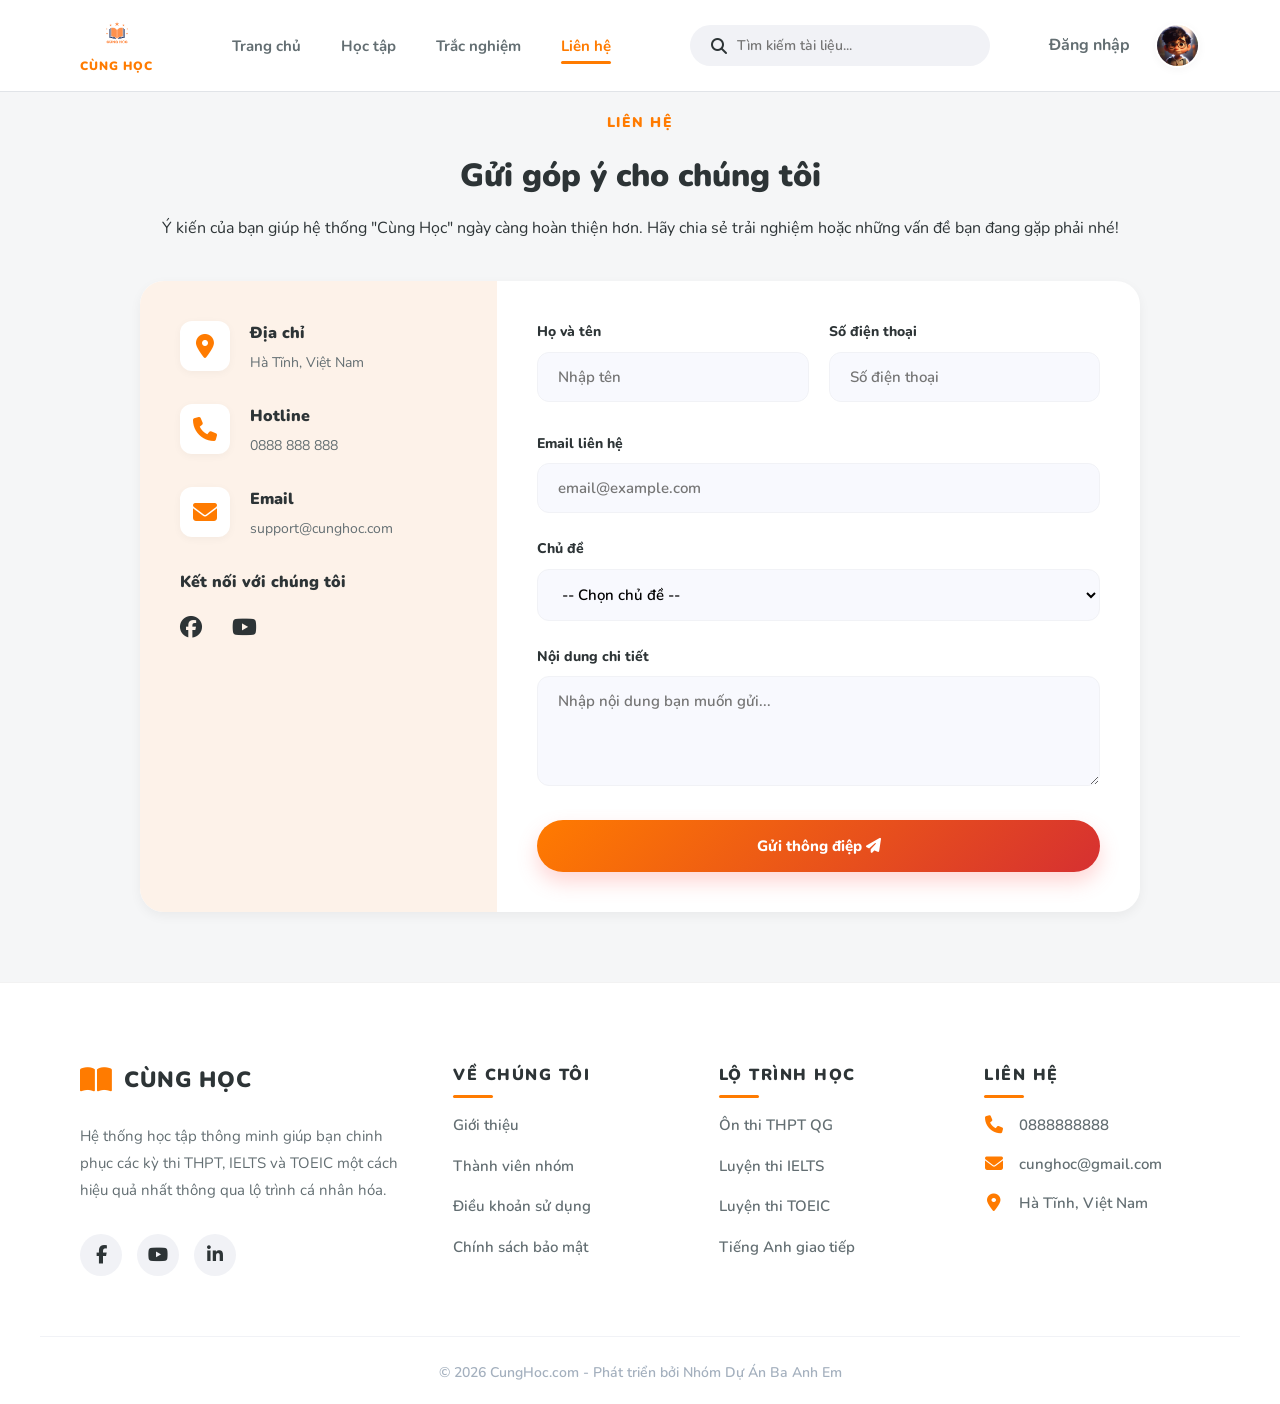
<file: contact.html>
<!DOCTYPE html>
<html lang="vi">
<head>
    <meta charset="UTF-8">
    <meta name="viewport" content="width=device-width, initial-scale=1.0">
    <title>Cùng Học - Liên Hệ & Góp Ý</title>
    <link rel="stylesheet" href="style.css">
    <link rel="stylesheet" href="https://cdnjs.cloudflare.com/ajax/libs/font-awesome/6.4.0/css/all.min.css">
</head>
<body>
    <header class="header">
        <div class="header-container">
            <div class="logo">
                <a href="index.html" class="logo-link">
                    <img src="logo.png" alt="Logo" class="logo-img">
                    <span>CÙNG HỌC</span>
                </a>
            </div>
            <nav class="nav-menu">
                <a href="index.html" data-title="Trang chủ">Trang chủ</a>
                <a href="study.html" data-title="Học tập">Học tập</a>
                <a href="quiz.html" data-title="Trắc nghiệm">Trắc nghiệm</a>
                <a href="contact.html" data-title="Liên hệ" class="active">Liên hệ</a>
            </nav>
            <div class="search-bar">
                <i class="fa-solid fa-magnifying-glass"></i>
                <input type="text" placeholder="Tìm kiếm tài liệu...">
            </div>
            <div class="header-actions">
                <a href="login.html" class="login-btn">Đăng nhập</a>
                <a href="profile.html" class="user-avatar-link">
                    <div class="user-avatar">
                    <img src="hailuu.jpg" alt="AVATAR">
                </div>
                </a>
            </div>
        </div>
    </header>

    <main class="container">
        <section class="contact-section fade-element visible">
            <div class="contact-header">
                <span class="sub-label">LIÊN HỆ</span>
                <h2>Gửi góp ý cho chúng tôi</h2>
                <p>Ý kiến của bạn giúp hệ thống "Cùng Học" ngày càng hoàn thiện hơn. Hãy chia sẻ trải nghiệm hoặc những vấn đề bạn đang gặp phải nhé!</p>
            </div>

            <div class="contact-container">
                <div class="contact-grid-wrapper">
         
                    <div class="contact-info-sidebar">
                        <div class="info-card">
                            <i class="fa-solid fa-location-dot"></i>
                            <div>
                                <h4>Địa chỉ</h4>
                                <p>Hà Tĩnh, Việt Nam</p>
                            </div>
                        </div>
                        <div class="info-card">
                            <i class="fa-solid fa-phone"></i>
                            <div>
                                <h4>Hotline</h4>
                                <p>0888 888 888</p>
                            </div>
                        </div>
                        <div class="info-card">
                            <i class="fa-solid fa-envelope"></i>
                            <div>
                                <h4>Email</h4>
                                <p>support@cunghoc.com</p>
                            </div>
                        </div>
                        <div class="info-socials">
                            <h4>Kết nối với chúng tôi</h4>
                            <div class="social-icons">
                                <a href="#"><i class="fa-brands fa-facebook"></i></a>
                                <a href="#"><i class="fa-brands fa-zalo"></i></a>
                                <a href="#"><i class="fa-brands fa-youtube"></i></a>
                            </div>
                        </div>
                    </div>

            
                    <form id="contactForm" class="contact-form">
                        <div class="form-row">
                            <div class="form-group">
                                <label for="fullName">Họ và tên</label>
                                <input type="text" id="fullName" placeholder="Nhập tên">
                                <span class="error-msg" id="nameError"></span>
                            </div>
                            <div class="form-group">
                                <label for="phone">Số điện thoại</label>
                                <input type="text" id="phone" placeholder="Số điện thoại">
                                <span class="error-msg" id="phoneError"></span>
                            </div>
                        </div>

                        <div class="form-group">
                            <label for="email">Email liên hệ</label>
                            <input type="email" id="email" placeholder="email@example.com">
                            <span class="error-msg" id="emailError"></span>
                        </div>

                        <div class="form-group">
                            <label for="subject">Chủ đề</label>
                            <select id="subject">
                                <option value="">-- Chọn chủ đề --</option>
                                <option value="gop-y">Góp ý tính năng</option>
                                <option value="bao-loi">Báo lỗi kỹ thuật</option>
                                <option value="hop-tac">Hợp tác</option>
                                <option value="khac">Khác</option>
                            </select>
                            <span class="error-msg" id="subjectError"></span>
                        </div>

                        <div class="form-group">
                            <label for="message">Nội dung chi tiết</label>
                            <textarea id="message" rows="4" placeholder="Nhập nội dung bạn muốn gửi..."></textarea>
                            <span class="error-msg" id="messageError"></span>
                        </div>

                        <button type="submit" class="register-btn" style="width: 100%;">Gửi thông điệp <i class="fa-solid fa-paper-plane"></i></button>
                    </form>
                </div>
            </div>
        </section>
    </main>

    <footer class="footer">
        <div class="footer-container">
            <div class="footer-column brand-info">
                <div class="footer-logo">
                    <i class="fa-solid fa-book-open"></i>
                    <span>CÙNG HỌC</span>
                </div>
                <p>Hệ thống học tập thông minh giúp bạn chinh phục các kỳ thi THPT, IELTS và TOEIC một cách hiệu quả nhất thông qua lộ trình cá nhân hóa.</p>
                <div class="social-links">
                    <a href="https://www.facebook.com/12th01.nhl" target="_blank"><i class="fa-brands fa-facebook-f"></i></a>
                    <a href="https://www.youtube.com/@KhoaiLangThang" target="_blank"><i class="fa-brands fa-youtube"></i></a>
                    <a href="#"><i class="fa-brands fa-linkedin-in"></i></a>
                </div>
            </div>

            <div class="footer-column">
                <h4>VỀ CHÚNG TÔI</h4>
                <ul>
                    <li><a href="#">Giới thiệu</a></li>
                    <li><a href="#">Thành viên nhóm</a></li>
                    <li><a href="#">Điều khoản sử dụng</a></li>
                    <li><a href="#">Chính sách bảo mật</a></li>
                </ul>
            </div>

            <div class="footer-column">
                <h4>LỘ TRÌNH HỌC</h4>
                <ul>
                    <li><a href="study.html?target=exam-thpt">Ôn thi THPT QG</a></li>
                    <li><a href="study.html?target=ielts-vocab">Luyện thi IELTS</a></li>
                    <li><a href="study.html?target=toeic-vocab">Luyện thi TOEIC</a></li>
                    <li><a href="study.html?target=ipa-pronunciation">Tiếng Anh giao tiếp</a></li>
                </ul>
            </div>

            <div class="footer-column">
                <h4>LIÊN HỆ</h4>
                <ul class="contact-info">
                    <li><i class="fa-solid fa-phone"></i> 0888888888</li>
                    <li><i class="fa-solid fa-envelope"></i> cunghoc@gmail.com</li>
                    <li><i class="fa-solid fa-location-dot"></i> Hà Tĩnh, Việt Nam</li>
                </ul>
            </div>
        </div>
        <div class="footer-bottom">
            <p>&copy; 2026 CungHoc.com - Phát triển bởi Nhóm Dự Án Ba Anh Em</p>
        </div>
    </footer>

    <script src="contact.js"></script>
</body>
</html>
</file>
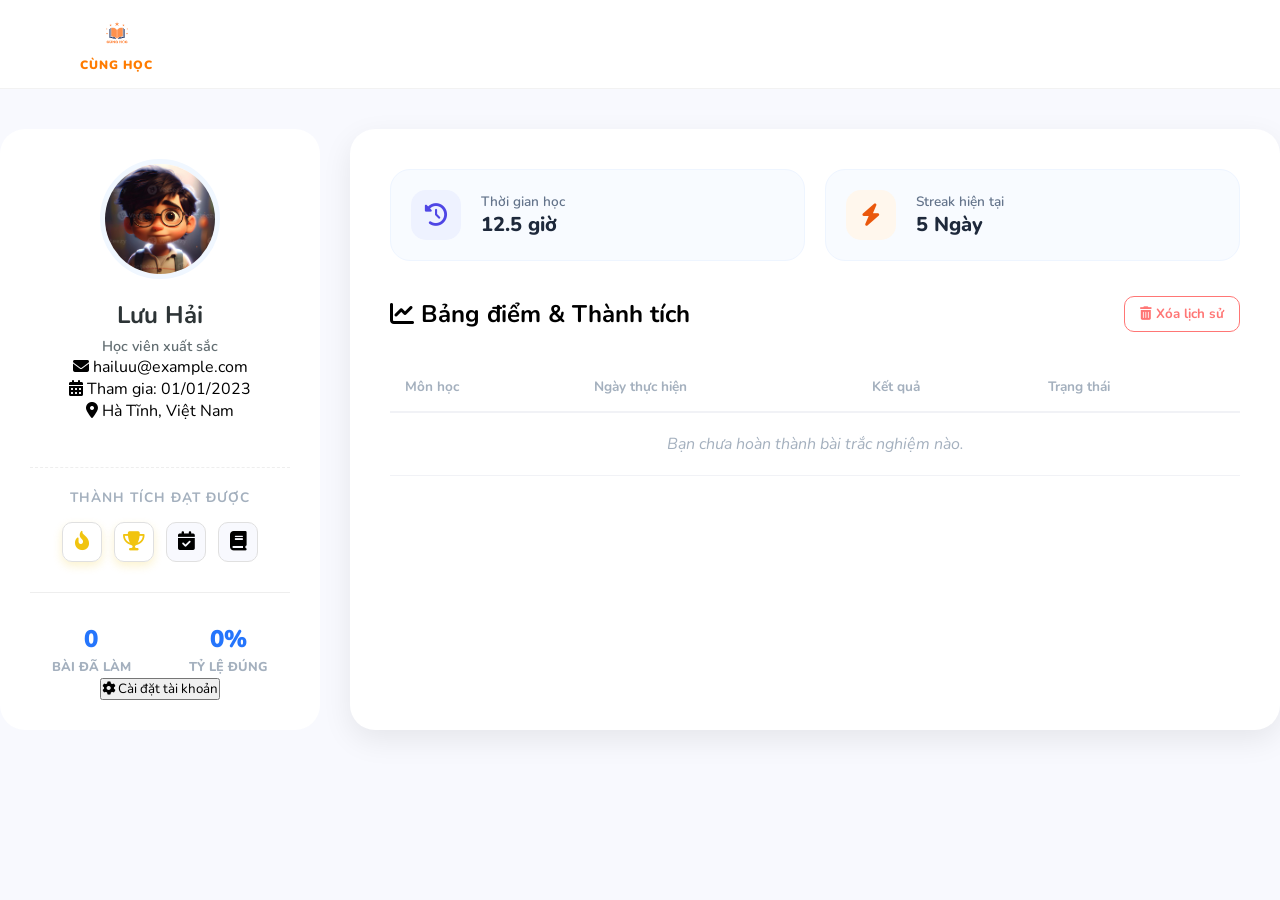
<file: profile.html>
<!DOCTYPE html>
<html lang="vi">
<head>
    <meta charset="UTF-8">
    <meta name="viewport" content="width=device-width, initial-scale=1.0">
    <title>Cùng Học - Hồ Sơ Cá Nhân</title>
    <link href="https://fonts.googleapis.com/css2?family=Nunito:wght@400;600;700;800;900&display=swap" rel="stylesheet">
    <link rel="stylesheet" href="https://cdnjs.cloudflare.com/ajax/libs/font-awesome/6.4.0/css/all.min.css">
    <link rel="stylesheet" href="style-quiz.css">
    <link rel="stylesheet" href="style-profile.css">
</head>
<body>
    <header class="header">
        <div class="header-container">
            <div class="logo">
                <a href="index.html" class="logo-link">
                    <img src="logo.png" alt="Logo" class="logo-img">
                    <span>CÙNG HỌC</span>
                </a>
            </div>
        </div>
    </header>

    <main class="container profile-app">
        <aside class="sidebar-user">
            <div class="user-info-card">
                <div class="profile-avatar">
                    <img src="hailuu.jpg" alt="User">
                </div>
                <h3>Lưu Hải</h3>
                <p>Học viên xuất sắc</p>
                
                <div class="user-details">
                    <div class="detail-item">
                        <i class="fa-solid fa-envelope"></i>
                        <span>hailuu@example.com</span>
                    </div>
                    <div class="detail-item">
                        <i class="fa-solid fa-calendar-days"></i>
                        <span>Tham gia: 01/01/2023</span>
                    </div>
                    <div class="detail-item">
                        <i class="fa-solid fa-location-dot"></i>
                        <span>Hà Tĩnh, Việt Nam</span>
                    </div>
                </div>
                
                <div class="achievement-badges">
                    <h4>Thành tích đạt được</h4>
                    <div class="badges-grid">
                        <div class="badge-item active" title="Hoàn thành 5 bài quiz"><i class="fa-solid fa-fire-alt"></i></div>
                        <div class="badge-item active" title="Đạt điểm tuyệt đối"><i class="fa-solid fa-trophy"></i></div>
                        <div class="badge-item" title="Học tập 7 ngày liên tiếp"><i class="fa-solid fa-calendar-check"></i></div>
                        <div class="badge-item" title="Chuyên gia từ vựng"><i class="fa-solid fa-book"></i></div>
                    </div>
                </div>
            </div>
            <div class="stats-mini">
                <div class="stat-box">
                    <span class="val" id="total-quizzes">0</span>
                    <span class="lbl">Bài đã làm</span>
                </div>
                <div class="stat-box">
                    <span class="val" id="avg-score">0%</span>
                    <span class="lbl">Tỷ lệ đúng</span>
                </div>
            </div>
            <button class="btn-settings"><i class="fa-solid fa-gear"></i> Cài đặt tài khoản</button>
        </aside>

        <section class="profile-main">
            <div class="overview-cards">
                <div class="overview-card">
                    <div class="card-icon blue"><i class="fa-solid fa-clock-rotate-left"></i></div>
                    <div class="card-info">
                        <span class="label">Thời gian học</span>
                        <span class="value">12.5 giờ</span>
                    </div>
                </div>
                <div class="overview-card">
                    <div class="card-icon orange"><i class="fa-solid fa-bolt"></i></div>
                    <div class="card-info">
                        <span class="label">Streak hiện tại</span>
                        <span class="value">5 Ngày</span>
                    </div>
                </div>
            </div>

            <div class="content-header">
                <h2><i class="fa-solid fa-chart-line"></i> Bảng điểm & Thành tích</h2>
                <button id="clear-history" class="btn-clear"><i class="fa-solid fa-trash-can"></i> Xóa lịch sử</button>
            </div>
            
            <div class="history-table-container">
                <table class="history-table">
                    <thead>
                        <tr>
                            <th>Môn học</th>
                            <th>Ngày thực hiện</th>
                            <th>Kết quả</th>
                            <th>Trạng thái</th>
                        </tr>
                    </thead>
                    <tbody id="history-body">
              
                    </tbody>
                </table>
            </div>
        </section>
    </main>
    <script src="profile.js"></script>
</body>
</html>
</file>
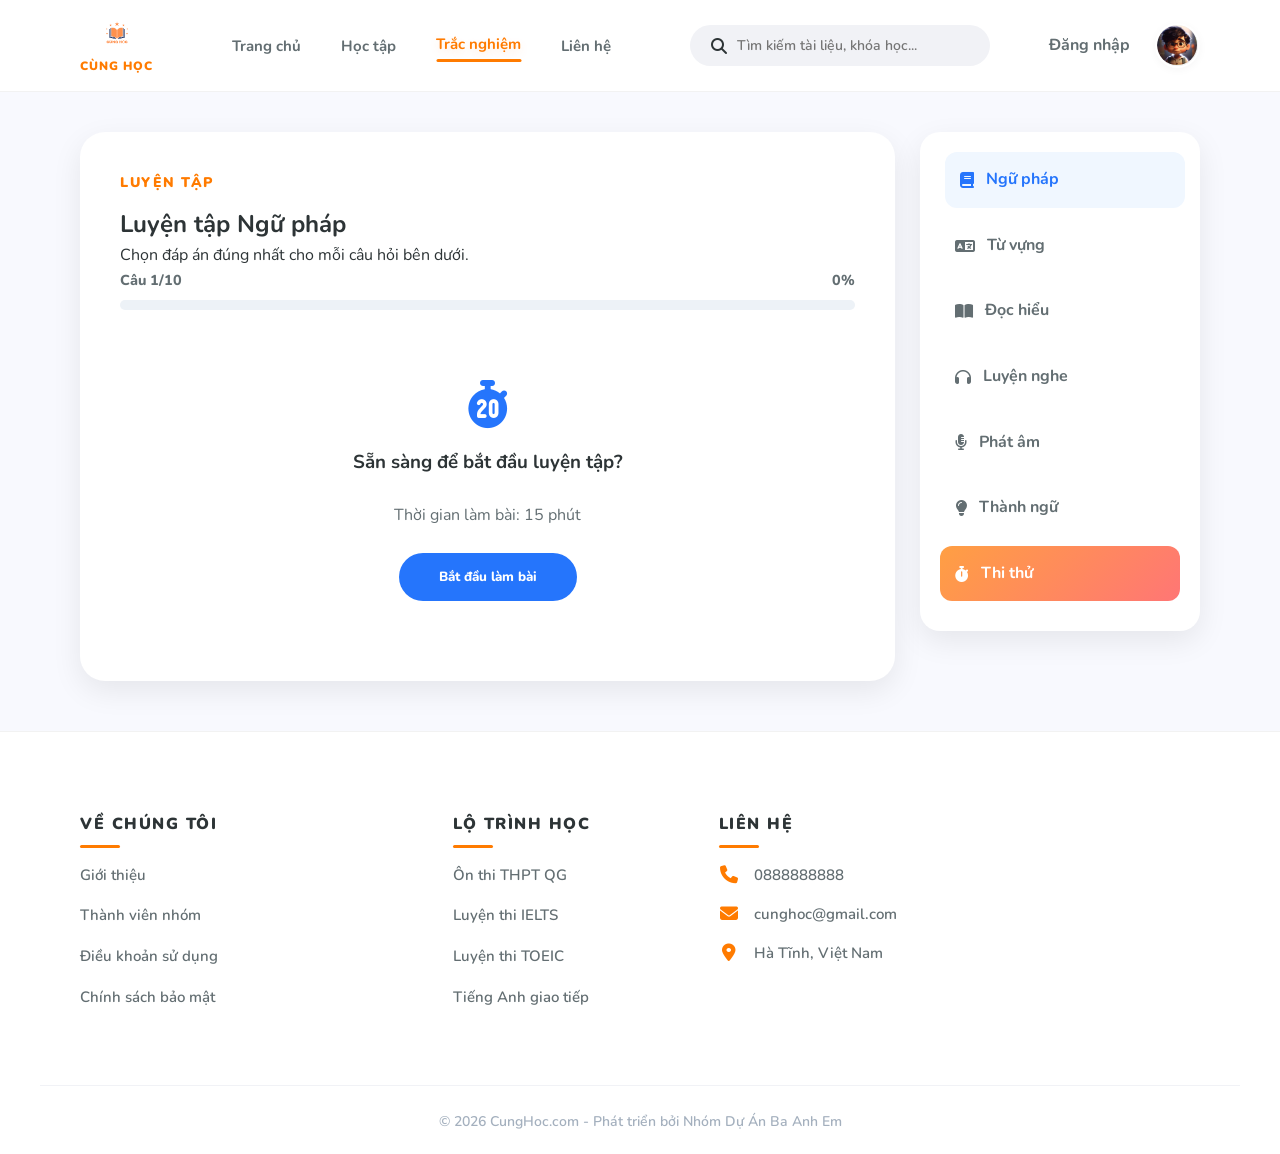
<file: quiz.html>
<!DOCTYPE html>
<html lang="vi">
<head>
    <meta charset="UTF-8">
    <meta name="viewport" content="width=device-width, initial-scale=1.0">
    <title>Cùng Học - Trắc Nghiệm</title>
    <link href="https://fonts.googleapis.com/css2?family=Nunito:wght@400;600;700;800;900&display=swap" rel="stylesheet">
    <link rel="stylesheet" href="https://cdnjs.cloudflare.com/ajax/libs/font-awesome/6.4.0/css/all.min.css">
    
    <link rel="stylesheet" href="style.css">
    <link rel="stylesheet" href="style-quiz.css">
</head>
<body>
    
    <header class="header">
        <div class="header-container">
            <div class="logo">
                <a href="index.html" class="logo-link">
                    <img src="logo.png" alt="Logo" class="logo-img">
                    <span>CÙNG HỌC</span>
                </a>
            </div>
            <nav class="nav-menu">
                <a href="index.html" data-title="Trang chủ">Trang chủ</a>
                <a href="study.html" data-title="Học tập">Học tập</a>
                <a href="quiz.html" class="active" data-title="Trắc nghiệm">Trắc nghiệm</a>
                <a href="contact.html" data-title="Liên hệ">Liên hệ</a>
            </nav>
            <div class="search-bar">
                <i class="fa-solid fa-magnifying-glass"></i>
                <input type="text" placeholder="Tìm kiếm tài liệu, khóa học...">
            </div>
            <div class="header-actions">
                <div class="placeholder-icon-book">
                    <a href="login.html" data-title="Đăng nhập" class="login-btn">Đăng nhập</a>
                </div>
                <div class="user-avatar">
                    <a href="profile.html">
                        <img src="hailuu.jpg" alt="AVATAR">
                    </a>
                </div> 
            </div>
        </div>
    </header>

    <div class="quiz-app">
        <main class="main-content">
            <div class="container-quiz">
                <div class="quiz-header fade-element visible">
                    <div class="header-main-info">
                        <span class="sub-label">LUYỆN TẬP</span>
                        <h2 id="current-title">Luyện tập Ngữ pháp</h2>
                    </div>
                </div>
                <p id="quiz-desc" class="quiz-desc">Chọn đáp án đúng nhất cho mỗi câu hỏi bên dưới.</p>

                <div class="quiz-progress-container">
                    <div class="progress-info">
                        <span id="progress-text">Câu 1/10</span>
                        <span id="progress-percent">0%</span>
                    </div>
                    <div class="progress-bar">
                        <div id="progress-fill" class="progress-fill" style="width: 0%"></div>
                    </div>
                </div>
 
                <div class="quiz-timer" id="quiz-timer" style="display: none;">
                    <i class="fa-solid fa-clock"></i>
                    <span id="timer-display">15:00</span>
                </div>

                <div id="result-summary" class="result-summary" style="display: none;">
                    <div class="result-icon">
                        <i class="fa-solid fa-trophy"></i>
                    </div>
                    <div class="result-info">
                        <h3>Chúc mừng bạn!</h3>
                        <p>Bạn đã hoàn thành bài kiểm tra.</p>
                        <div id="score-text" class="final-score">0/0</div>
                    </div>
                    <div class="result-actions">
                        <button id="btn-review" class="btn-nav secondary"><i class="fa-solid fa-magnifying-glass"></i> Xem lại bài làm</button>
                        <button onclick="location.reload()" class="btn-restart">Làm lại bài mới</button>
                    </div>
                </div>

                <div id="question-area"></div>

                <div class="quiz-controls" id="quiz-controls">
                    <button id="btn-prev" class="btn-nav secondary"><i class="fa-solid fa-chevron-left"></i> Câu trước</button>
                    <button id="btn-reveal" class="btn-nav warning"><i class="fa-solid fa-eye"></i> Hiện đáp án</button>
                    <button id="btn-next" class="btn-nav primary">Câu tiếp theo <i class="fa-solid fa-chevron-right"></i></button>
                </div>
            </div>
        </main>

        <aside class="sidebar">
            <div class="sidebar-menu">
                <div class="menu-item active" data-module="grammar" data-desc="Củng cố kiến thức ngữ pháp từ cơ bản đến nâng cao."><i class="fa-solid fa-book"></i> Ngữ pháp</div>
                <div class="menu-item" data-module="vocabulary" data-desc="Mở rộng vốn từ vựng theo các chủ đề thông dụng."><i class="fa-solid fa-language"></i> Từ vựng</div>
                <div class="menu-item" data-module="reading" data-desc="Rèn luyện kỹ năng đọc hiểu và phân tích văn bản."><i class="fa-solid fa-book-open"></i> Đọc hiểu</div>
                <div class="menu-item" data-module="listening" data-desc="Luyện nghe với các đoạn hội thoại thực tế."><i class="fa-solid fa-headphones"></i> Luyện nghe</div>
                <div class="menu-item" data-module="pronunciation" data-desc="Nhận diện trọng âm và cách phát âm chuẩn IPA."><i class="fa-solid fa-microphone-lines"></i> Phát âm</div>
                <div class="menu-item" data-module="idioms" data-desc="Học các thành ngữ và cụm từ hay dùng."><i class="fa-solid fa-lightbulb"></i> Thành ngữ</div>
                <div class="menu-item highlight" data-module="full-test" data-desc="Bài kiểm tra tổng hợp 50 câu hỏi như đề thi thật."><i class="fa-solid fa-stopwatch"></i> Thi thử</div>
            </div>
        </aside>
    </div>

    <footer class="footer">
        <div class="footer-container">
            <div class="footer-column">
                <h4>VỀ CHÚNG TÔI</h4>
                <ul>
                    <li><a href="#">Giới thiệu</a></li>
                    <li><a href="#">Thành viên nhóm</a></li>
                    <li><a href="#">Điều khoản sử dụng</a></li>
                    <li><a href="#">Chính sách bảo mật</a></li>
                </ul>
            </div>

            <div class="footer-column">
                <h4>LỘ TRÌNH HỌC</h4>
                <ul>
                    <li><a href="study.html?target=exam-thpt">Ôn thi THPT QG</a></li>
                    <li><a href="study.html?target=ielts-vocab">Luyện thi IELTS</a></li>
                    <li><a href="study.html?target=toeic-vocab">Luyện thi TOEIC</a></li>
                    <li><a href="study.html?target=ipa-pronunciation">Tiếng Anh giao tiếp</a></li>
                </ul>
            </div>

            <div class="footer-column">
                <h4>LIÊN HỆ</h4>
                <ul class="contact-info">
                    <li><i class="fa-solid fa-phone"></i> 0888888888</li>
                    <li><i class="fa-solid fa-envelope"></i> cunghoc@gmail.com</li>
                    <li><i class="fa-solid fa-location-dot"></i> Hà Tĩnh, Việt Nam</li>
                </ul>
            </div>
        </div>
        <div class="footer-bottom">
            <p>&copy; 2026 CungHoc.com - Phát triển bởi Nhóm Dự Án Ba Anh Em</p>
        </div>
    </footer>

    <script src="script.js"></script>
    <script src="quiz.js"></script>
</body>
</html>
</file>
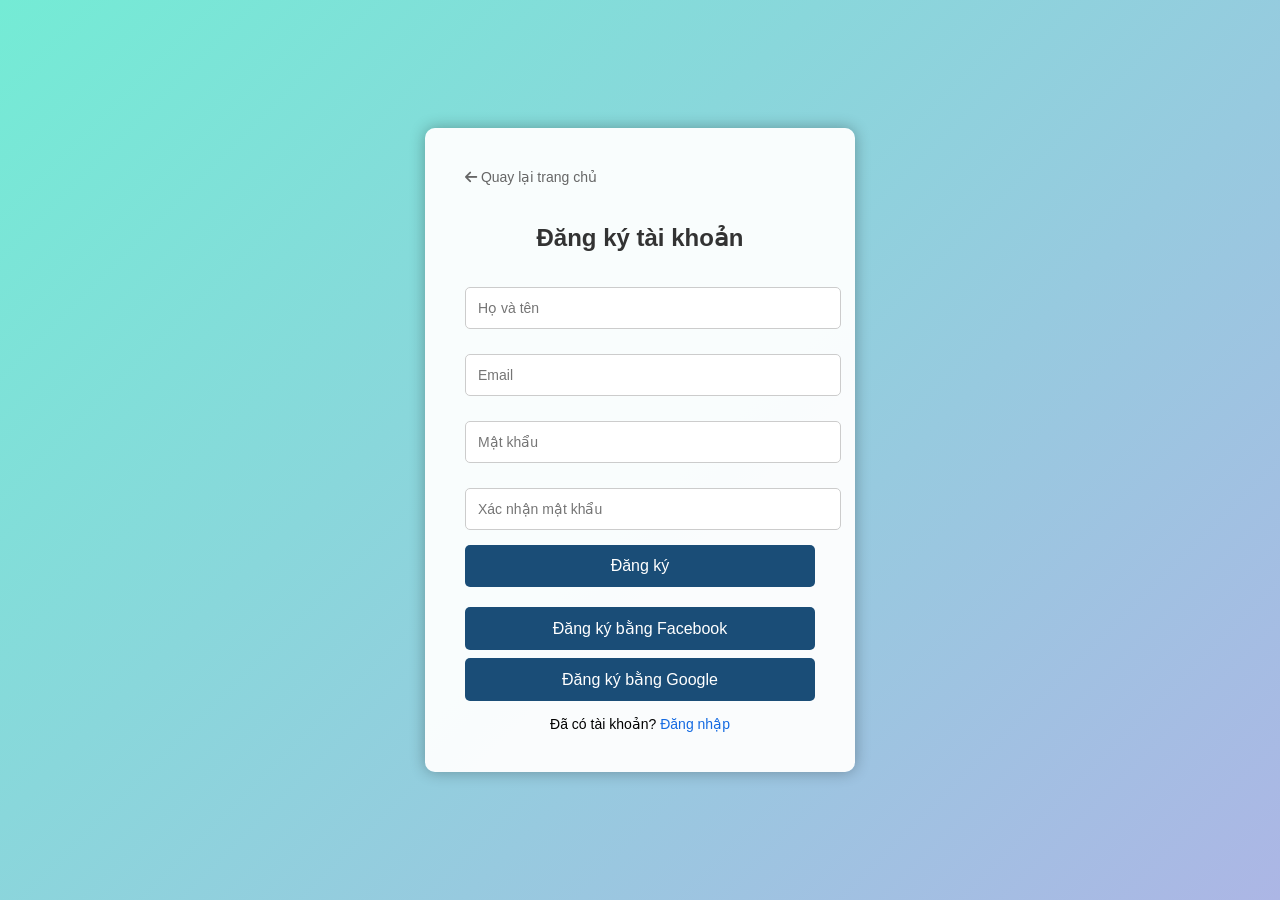
<file: sigin.html>
<!DOCTYPE html>
<html lang="vi">
<head>
  <meta charset="UTF-8">
  <title>Đăng ký tài khoản</title>
  <link rel="stylesheet" href="https://cdnjs.cloudflare.com/ajax/libs/font-awesome/6.4.0/css/all.min.css">
  <style>
    /* body {
      font-family: Arial, sans-serif;
      background: url("images/bg.jpg") no-repeat center center fixed;
      background-size: cover;
      display: flex;
      justify-content: center;
      align-items: center;
      height: 100vh;
      margin: 0;
    } */

    body {
      font-family: Arial, sans-serif;
      background: linear-gradient(135deg, #74ebd5 0%, #ACB6E5 100%);
      display: flex;
      justify-content: center;
      align-items: center;
      height: 100vh;
      margin: 0;
    }

    .register-container {
      background: rgba(255, 255, 255, 0.95);
      padding: 40px;
      border-radius: 10px;
      box-shadow: 0 0 15px rgba(0,0,0,0.3);
      width: 350px;
    }

    .back-link {
      display: inline-block;
      margin-bottom: 20px;
      color: #666;
      text-decoration: none;
      font-size: 14px;
      transition: 0.3s;
    }
    .back-link:hover {
      color: #1a4d77;
    }

    .register-container h2 {
      text-align: center;
      margin-bottom: 25px;
      color: #333;
    }

    .register-container input {
      width: 100%;
      padding: 12px;
      margin: 10px 0;
      border: 1px solid #ccc;
      border-radius: 5px;
      font-size: 14px;
    }

    .register-container button {
      width: 100%;
      padding: 12px;
      background: #1a4d77;
      color: white;
      border: none;
      border-radius: 5px;
      cursor: pointer;
      font-size: 16px;
      transition: background 0.3s;
    }

    .register-container button:hover {
      background: #45a049;
    }

    .social-login {
      margin-top: 20px;
      text-align: center;
    }

    .social-btn {
      display: block;
      width: 100%;
      padding: 10px;
      margin: 8px 0;
      border: none;
      border-radius: 5px;
      cursor: pointer;
      font-size: 14px;
      color: white;
    }

    .facebook-btn {
      background: #3b5998;
    }

    .facebook-btn:hover {
      background: #2d4373;
    }

    .google-btn {
      background: #db4437;
    }

    .google-btn:hover {
      background: #c23321;
    }

    .login-link {
      text-align: center;
      margin-top: 15px;
      font-size: 14px;
    }

    .login-link a {
      color: #146ae1;
      text-decoration: none;
    }

    .login-link a:hover {
      text-decoration: underline;
    }

    .error {
      color: red;
      font-size: 13px;
      margin-top: -5px;
      margin-bottom: 10px;
    }
  </style>
</head>
<body>
  <div class="register-container">
    <a href="index.html" class="back-link"><i class="fa-solid fa-arrow-left"></i> Quay lại trang chủ</a>
    <h2>Đăng ký tài khoản</h2>
    <form id="registerForm">
      <input type="text" id="name" placeholder="Họ và tên" required>
      <div id="nameError" class="error"></div>

      <input type="email" id="email" placeholder="Email" required>
      <div id="emailError" class="error"></div>

      <input type="password" id="password" placeholder="Mật khẩu" required>
      <div id="passwordError" class="error"></div>

      <input type="password" id="confirmPassword" placeholder="Xác nhận mật khẩu" required>
      <div id="confirmError" class="error"></div>

      <button type="submit">Đăng ký</button>
    </form>

    <!-- Đăng ký bằng MXH -->
    <div class="social-login">
      <button class="social-btn facebook-btn">Đăng ký bằng Facebook</button>
      <button class="social-btn google-btn">Đăng ký bằng Google</button>
    </div>

    <div class="login-link">
      Đã có tài khoản? <a href="login.html">Đăng nhập</a>
    </div>
  </div>

  <script>
    const form = document.getElementById("registerForm");

    form.addEventListener("submit", function(event) {
      event.preventDefault();

      let valid = true;
      document.querySelectorAll(".error").forEach(e => e.textContent = "");

      const name = document.getElementById("name").value.trim();
      if (name.length < 3) {
        document.getElementById("nameError").textContent = "Tên phải có ít nhất 3 ký tự";
        valid = false;
      }

      const email = document.getElementById("email").value.trim();
      const emailPattern = /^[^ ]+@[^ ]+\.[a-z]{2,3}$/;
      if (!emailPattern.test(email)) {
        document.getElementById("emailError").textContent = "Email không hợp lệ";
        valid = false;
      }

      const password = document.getElementById("password").value;
      if (password.length < 6) {
        document.getElementById("passwordError").textContent = "Mật khẩu phải có ít nhất 6 ký tự";
        valid = false;
      }

      const confirmPassword = document.getElementById("confirmPassword").value;
      if (confirmPassword !== password) {
        document.getElementById("confirmError").textContent = "Mật khẩu xác nhận không khớp";
        valid = false;
      }

      if (valid) {
        alert("Đăng ký thành công!");
        form.reset();
      }
    });

    // Giả lập click Facebook/Google
    document.querySelector(".facebook-btn").addEventListener("click", () => {
      alert("Chuyển hướng đến đăng ký bằng Facebook...");
    });

    document.querySelector(".google-btn").addEventListener("click", () => {
      alert("Chuyển hướng đến đăng ký bằng Google...");
    });
  </script>
</body>
</html>
</file>
<file: style.css>
@import url('https://fonts.googleapis.com/css2?family=Nunito:wght@400;600;700;800;900&display=swap');

* {
    margin: 0;
    padding: 0;
    box-sizing: border-box;
    font-family: 'Nunito', 'Segoe UI', Tahoma, Geneva, Verdana, sans-serif;
}

:root {
    /* Palette màu sắc tươi sáng, hiện đại */
    --beginner-color: #fdcb6e; 
    --thpt-color: #0984e3;    
    --ielts-color: #a29bfe;   
    --toeic-color: #00b894;   
    --primary-orange: #ff7b00; 
    --bg-color: #f5f6f7; /* Màu nền dịu nhẹ, bảo vệ mắt */
    
    /* Variables cho shadows & border */
    --shadow-sm: 0 2px 8px rgba(0,0,0,0.04);
    --shadow-md: 0 4px 12px rgba(0,0,0,0.05);
    --radius-md: 18px;
    --radius-lg: 24px;
    --border-light: 1px solid #e1e4e8;
}

body {
    background-color: var(--bg-color);
    color: #2d3436;
    line-height: 1.6;
}

.container {
    max-width: 1200px; /* Thu gọn lại một chút để giao diện tập trung và sang trọng hơn */
    margin: 0 auto;
    padding: 20px 40px;
}

/* Header */
.header {
    background: #ffffff;
    border-bottom: var(--border-light);
    padding: 15px 0;
    position: sticky;
    top: 0;
    z-index: 1000;
}

.header-container {
    max-width: 1200px;
    margin: 0 auto;
    display: flex;
    align-items: center;
    justify-content: space-between;
    padding: 0 40px;
}

.logo-link {
    text-decoration: none;
    display: flex;
    flex-direction: column;
    align-items: center;
    gap: 4px;
}

.logo-img {
    height: 38px;
    transition: transform 0.3s ease;
}

.logo span {
    color: var(--primary-orange);
    font-weight: 900;
    font-size: 12px;
    letter-spacing: 1px;
}

.logo-link:hover .logo-img { transform: scale(1.08) rotate(-5deg); }

.nav-menu { display: flex; align-items: center; }

.nav-menu a {
    text-decoration: none;
    color: #636e72;
    margin: 0 20px;
    font-weight: 700;
    font-size: 15px;
    transition: all 0.3s ease;
    position: relative;
    display: inline-block;
}

.nav-menu a::after {
    content: '';
    position: absolute;
    width: 0;
    height: 3px;
    bottom: -6px;
    left: 50%;
    background-color: var(--primary-orange);
    transition: all 0.3s ease;
    border-radius: 5px;
    transform: translateX(-50%);
}

.nav-menu a:hover, .nav-menu a.active { 
    color: var(--primary-orange); 
    transform: none; /* Bỏ nhấc chữ lên */
    text-shadow: none; /* Bỏ hiệu ứng phát sáng chữ */
}
.nav-menu a:hover::after, .nav-menu a.active::after { width: 100%; }

.search-bar {
    background: #f1f2f6;
    padding: 10px 20px;
    border-radius: 50px;
    display: flex;
    align-items: center;
    width: 300px;
    transition: all 0.4s cubic-bezier(0.175, 0.885, 0.32, 1.275);
    border: 1px solid transparent;
}

.search-bar:hover {
    background: #ebedf0;
    transform: translateY(-1px);
}

.search-bar:focus-within {
    background: #fff;
    width: 350px;
    border-color: var(--primary-orange);
    box-shadow: 0 10px 25px rgba(255, 123, 0, 0.15);
}

.search-bar input {
    border: none;
    background: transparent;
    outline: none;
    margin-left: 10px;
    width: 100%;
    font-size: 14px;
    font-weight: 600;
    color: #2d3436;
}

.search-bar i {
    transition: color 0.3s ease;
}

.search-bar:focus-within i {
    color: var(--primary-orange);
}

.header-actions { display: flex; align-items: center; gap: 25px; }

.login-btn {
    text-decoration: none;
    font-weight: 700;
    color: #636e72;
    transition: color 0.3s;
}

.login-btn:hover { color: var(--primary-orange); }

.user-avatar {
    width: 45px;
    height: 45px;
    border-radius: 50%;
    background-color: #f0f0f0;
    overflow: hidden;
    border: 2px solid #fff;
    box-shadow: var(--shadow-sm);
    cursor: pointer;
    transition: transform 0.3s;
}

.user-avatar:hover { transform: scale(1.1); }
.user-avatar img { width: 100%; height: 100%; object-fit: cover; }

.user-avatar-link {
    text-decoration: none; /* Đảm bảo không có gạch chân */
}

/* Hero Section */
.hero-layout {
    display: grid;
    grid-template-columns: 2.5fr 1fr 1.5fr 2fr;
    gap: 25px;
    margin: 40px 0 60px;
    height: 280px;
}
.hero-item { height: 100%; }
.flex-center { display: flex; align-items: center; justify-content: center; }

.image-node {
    width: 100%;
    height: 100%;
    border-radius: var(--radius-lg);
    overflow: hidden;
    box-shadow: var(--shadow-md);
    position: relative;
    cursor: pointer;
}

.change-img-overlay {
    position: absolute;
    bottom: 0;
    left: 0;
    right: 0;
    background: rgba(0, 0, 0, 0.5);
    color: white;
    padding: 10px;
    display: flex;
    align-items: center;
    justify-content: center;
    gap: 8px;
    font-weight: 700;
    font-size: 14px;
    opacity: 0;
    transition: opacity 0.3s;
}

.image-node:hover .change-img-overlay { opacity: 1; }

.image-node img { width: 100%; height: 100%; object-fit: cover; transition: transform 0.6s ease; }
.image-node:hover img { transform: scale(1.05); }

/* Stat Card */
.stat-card {
    background: #fff;
    border-radius: var(--radius-lg);
    padding: 25px;
    height: 100%;
    display: flex;
    flex-direction: column;
    justify-content: center;
    box-shadow: var(--shadow-md);
    border: 1px solid #f1f2f6;
}

.stat-header { font-size: 11px; font-weight: 800; color: #a4b0be; letter-spacing: 1px; margin-bottom: 15px; }
.stat-body { display: flex; flex-direction: column; gap: 15px; }
.s-item strong { display: block; font-size: 24px; color: var(--primary-blue); line-height: 1; }
.s-item span { font-size: 13px; color: #636e72; font-weight: 700; }
.stat-footer { margin-top: 15px; font-size: 12px; font-style: italic; color: var(--primary-orange); }

/* Dashboard Extra Section */
.dashboard-extra {
    display: grid;
    grid-template-columns: 1.5fr 1fr;
    gap: 30px;
    margin-bottom: 60px;
}

.ranking-container, .news-container {
    background: #fff;
    border-radius: var(--radius-lg);
    padding: 30px;
    box-shadow: var(--shadow-sm);
}

.ranking-list { margin-top: 20px; }
.rank-item {
    display: flex;
    align-items: center;
    padding: 12px 15px;
    border-radius: 15px;
    margin-bottom: 10px;
    background: #f8f9fe;
    transition: 0.3s;
}
.rank-item:hover { transform: scale(1.02); background: #f0f3ff; }
.rank-num { width: 30px; font-weight: 900; color: #a4b0be; }
.rank-item img, .rank-avatar-placeholder { width: 40px; height: 40px; border-radius: 50%; object-fit: cover; margin: 0 15px; }
.rank-avatar-placeholder { background: var(--primary-blue); color: #fff; display: flex; align-items: center; justify-content: center; font-weight: 800; font-size: 14px; }
.rank-name { font-weight: 700; flex-grow: 1; }
.rank-pts { font-weight: 800; color: var(--primary-orange); }
.top-1 { background: #fff9e6; border: 1px solid #ffeaa7; }
.top-1 .rank-num { color: #f1c40f; }

.news-list { margin-top: 20px; }
.news-item { padding: 15px 0; border-bottom: 1px solid #f1f2f6; }
.news-item:last-child { border: none; }
.news-date { font-size: 11px; font-weight: 800; color: var(--primary-orange); text-transform: uppercase; }
.news-item p { font-size: 14px; font-weight: 600; color: #2d3436; margin-top: 5px; }

.big-play-btn:hover { 
    transform: scale(1.15); 
    box-shadow: 0 20px 40px rgba(214, 48, 49, 0.4); 
}

.stop-btn {
    width: 50px;
    height: 50px;
    border-radius: 50%;
    background: #fff;
    border: 2px solid #f1f2f6;
    color: #636e72;
    font-size: 18px;
    cursor: pointer;
    transition: all 0.3s ease;
    display: flex;
    align-items: center;
    justify-content: center;
    box-shadow: var(--shadow-sm);
}

.stop-btn:hover {
    background: #ff7675;
    color: #fff;
    border-color: #ff7675;
    transform: scale(1.1);
}

.streak-card {
    background: linear-gradient(135deg, #ff9f43, #ff7675);
    border-radius: var(--radius-lg);
    padding: 25px;
    color: white;
    height: 100%;
    display: flex;
    flex-direction: column;
    justify-content: space-between;
    box-shadow: 0 15px 30px rgba(255, 118, 117, 0.3);
}

.streak-title { font-size: 13px; font-weight: 800; letter-spacing: 1px; }
.streak-main .val { font-size: 70px; font-weight: 900; line-height: 1; text-shadow: 2px 4px 10px rgba(0,0,0,0.1); }
.streak-week { display: flex; justify-content: space-between; }

.s-day {
    width: 35px;
    height: 35px;
    background: rgba(255,255,255,0.2);
    border-radius: 50%;
    display: flex;
    align-items: center;
    justify-content: center;
    font-size: 12px;
    font-weight: 800;
}

.s-day.active { background: #fff; color: #ff7675; position: relative; box-shadow: 0 5px 15px rgba(0,0,0,0.1); }
.s-day.active i { position: absolute; top: -18px; font-size: 18px; color: #fff; text-shadow: 0 2px 4px rgba(0,0,0,0.2); }

.mini-actions { display: flex; flex-direction: column; gap: 20px; height: 100%; }

.m-card {
    background: #fff;
    border: 1px solid #f1f2f6;
    border-radius: var(--radius-md);
    padding: 0 20px;
    display: flex;
    align-items: center;
    gap: 18px;
    box-shadow: var(--shadow-sm);
    flex: 1;
    cursor: pointer;
    transition: all 0.3s ease;
}

.m-card:hover { transform: translateX(8px); box-shadow: var(--shadow-md); border-color: #e2e8f0; }

.m-icon {
    width: 48px;
    height: 48px;
    border-radius: 14px;
    display: flex;
    align-items: center;
    justify-content: center;
    font-size: 20px;
}

.m-icon.blue { background: #e3f2fd; color: var(--thpt-color); }
.m-icon.green { background: #e8f8f5; color: var(--toeic-color); }

.m-text h4 { font-size: 16px; margin-bottom: 2px; color: #2d3436; font-weight: 800; }
.m-text p { font-size: 13px; color: #a4b0be; font-weight: 600; }
.arrow { color: #dfe4ea; margin-left: auto; font-size: 16px; transition: 0.3s; }
.m-card:hover .arrow { color: #2d3436; transform: translateX(3px); }

/* Promo / Discovery Section */
.discovery-section { margin-top: 20px; margin-bottom: 60px; }
.promo-content { display: flex; justify-content: space-between; align-items: center; gap: 50px; margin-bottom: 60px; }

.promo-text { flex: 1.2; }
.sub-label { color: var(--primary-orange); font-weight: 900; font-size: 14px; letter-spacing: 1.5px; display: block; margin-bottom: 15px; text-transform: uppercase; }
.promo-text h2 { font-size: 40px; font-weight: 900; color: #2d3436; margin-bottom: 20px; line-height: 1.2; }
.promo-text p { font-size: 17px; color: #636e72; margin-bottom: 30px; }
.text-orange { color: var(--primary-orange); }

.promo-features { display: flex; gap: 15px; flex-wrap: wrap; }
.feature-item { background: #fff; padding: 12px 22px; border-radius: 50px; font-size: 14px; font-weight: 700; box-shadow: var(--shadow-sm); border: 1px solid #f1f2f6; }

.promo-experience { flex: 0.8; }
.exp-card { background: #fff; padding: 45px 35px; border-radius: var(--radius-lg); text-align: center; box-shadow: var(--shadow-md); border-bottom: 8px solid var(--primary-orange); transition: transform 0.4s ease; }
.exp-card:hover { transform: translateY(-10px); box-shadow: 0 25px 50px rgba(0,0,0,0.08); }
.exp-icon { font-size: 55px; margin-bottom: 20px; }
.exp-card h4 { font-size: 20px; margin-bottom: 15px; font-weight: 800; }
.exp-card p { font-size: 15px; color: #636e72; margin-bottom: 30px; }
.register-btn { background: linear-gradient(135deg, var(--primary-orange), #d63031); color: white; border: none; padding: 16px 40px; border-radius: 50px; font-weight: 800; font-size: 15px; cursor: pointer; transition: 0.3s; box-shadow: 0 10px 20px rgba(255, 118, 117, 0.3); }
.register-btn:hover { transform: scale(1.05); box-shadow: 0 15px 25px rgba(255, 118, 117, 0.4); }

.resource-header { display: flex; justify-content: space-between; align-items: center; margin-bottom: 30px; }
.resource-header h3 { font-size: 24px; font-weight: 800; }
.view-all-link { color: var(--primary-orange); text-decoration: none; font-weight: 800; font-size: 15px; display: flex; align-items: center; gap: 8px; transition: 0.3s; }
.view-all-link:hover { transform: translateX(5px); }

.resource-grid { display: grid; grid-template-columns: repeat(3, 1fr); gap: 30px; }
.resource-item { background: #fff; border: 1px solid #f1f2f6; padding: 40px 30px; border-radius: var(--radius-lg); position: relative; transition: all 0.4s ease; box-shadow: var(--shadow-sm); }
.resource-item:hover { transform: translateY(-8px); box-shadow: var(--shadow-md); border-color: transparent; }
.res-tag { position: absolute; top: 25px; right: 25px; font-size: 11px; font-weight: 900; padding: 6px 14px; border-radius: 8px; letter-spacing: 0.5px; }
.e-book { background: #fff3e0; color: #ff9800; }
.lesson { background: #e3f2fd; color: #2196f3; }
.event { background: #f3e5f5; color: #9c27b0; }
.res-icon { font-size: 45px; margin-bottom: 25px; }
.resource-item h4 { font-size: 20px; margin-bottom: 12px; font-weight: 800; color: #2d3436; }
.resource-item p { font-size: 15px; color: #636e72; }

/* Path / Course Sections */
.path-section { margin-bottom: 60px; }
.path-header { margin-bottom: 25px; }
.path-header h2 { font-size: 24px; font-weight: 900; display: flex; align-items: center; gap: 15px; }
.section-desc { font-size: 15px; color: #636e72; margin-top: 8px; font-weight: 600; }

.badge { background: #fff; font-size: 13px; padding: 5px 16px; border-radius: 50px; color: #636e72; font-weight: 800; box-shadow: var(--shadow-sm); border: 1px solid #f1f2f6; }

.path-grid { display: grid; grid-template-columns: repeat(4, 1fr); gap: 25px; }

.card {
    background: #fff;
    padding: 25px;
    border-radius: var(--radius-md);
    border: 2px solid transparent;
    box-shadow: var(--shadow-sm);
    transition: all 0.3s cubic-bezier(0.165, 0.84, 0.44, 1);
    cursor: pointer;
    position: relative;
    overflow: hidden;
}

.card:hover { transform: translateY(-8px); box-shadow: var(--shadow-md); }
.card h3 { font-size: 17px; margin-bottom: 15px; min-height: 48px; color: #2d3436; line-height: 1.4; font-weight: 700; transition: color 0.3s; }
.card.active-card h3 { font-weight: 900; }

.meta { font-size: 13px; color: #636e72; background: #f8f9fe; padding: 8px 14px; border-radius: 10px; width: fit-content; margin-bottom: 20px; font-weight: 700; display: flex; align-items: center; gap: 6px; }
.meta i { color: #b2bec3; }

.diff { display: flex; justify-content: space-between; font-size: 11px; font-weight: 900; color: #b2bec3; margin-bottom: 8px; letter-spacing: 0.5px; }
.p-bar { height: 8px; background: #f1f2f6; border-radius: 10px; overflow: hidden; }
.p-fill { height: 100%; border-radius: 10px; transition: width 1.2s cubic-bezier(0.22, 1, 0.36, 1); }

/* Định dạng riêng từng Theme */
.beginner-theme h2 i { color: var(--beginner-color); }
.beginner-theme .badge { background: #fff9e6; color: #e1b12c; border-color: #ffeaa7; }
.beginner-theme .card.active-card { border-color: var(--beginner-color); box-shadow: 0 10px 25px rgba(253, 203, 110, 0.25); }
.beginner-theme .card:hover { border-color: var(--beginner-color); }
.beginner-theme .p-fill { background: linear-gradient(90deg, #feca57, #ff9f43); }

.thpt-theme h2 i { color: var(--thpt-color); }
.thpt-theme .badge { background: #e3f2fd; color: var(--thpt-color); border-color: #bbdefb; }
.thpt-theme .card.active-card { border-color: var(--thpt-color); box-shadow: 0 10px 25px rgba(9, 132, 227, 0.2); }
.thpt-theme .card:hover { border-color: var(--thpt-color); }
.thpt-theme .p-fill { background: linear-gradient(90deg, #74b9ff, #0984e3); }

.ielts-theme h2 i { color: var(--ielts-color); }
.ielts-theme .badge { background: #f3e5f5; color: #8e44ad; border-color: #e1bee7; }
.ielts-theme .card.active-card { border-color: var(--ielts-color); box-shadow: 0 10px 25px rgba(162, 155, 254, 0.25); }
.ielts-theme .card:hover { border-color: var(--ielts-color); }
.ielts-theme .p-fill { background: linear-gradient(90deg, #a29bfe, #6c5ce7); }

.toeic-theme h2 i { color: var(--toeic-color); }
.toeic-theme .badge { background: #e8f5e9; color: #27ae60; border-color: #c8e6c9; }
.toeic-theme .card.active-card { border-color: var(--toeic-color); box-shadow: 0 10px 25px rgba(0, 184, 148, 0.2); }
.toeic-theme .card:hover { border-color: var(--toeic-color); }
.toeic-theme .p-fill { background: linear-gradient(90deg, #55efc4, #00b894); }

/* Hiệu ứng Fade In (Scroll Animation) */
.fade-element {
    opacity: 0;
    transform: translateY(30px);
    transition: opacity 0.8s ease-out, transform 0.8s ease-out;
}
.fade-element.visible {
    opacity: 1;
    transform: translateY(0);
}

/* Footer */
.footer { background-color: #fff; padding: 80px 0 20px; color: #2d3436; margin-top: 50px; border-top: 1px solid rgba(0,0,0,0.05); }
.footer-container { max-width: 1200px; margin: 0 auto; display: grid; grid-template-columns: 1.5fr 1fr 1fr 1fr; gap: 50px; padding: 0 40px; }
.footer-column h4 { font-size: 16px; font-weight: 900; margin-bottom: 25px; color: #2d3436; position: relative; text-transform: uppercase; letter-spacing: 1.5px; }
.footer-column h4::after { content: ''; position: absolute; left: 0; bottom: -10px; width: 40px; height: 3px; background-color: var(--primary-orange); border-radius: 5px; }
.footer-column ul { list-style: none; }
.footer-column ul li { margin-bottom: 15px; }
.footer-column ul li a { text-decoration: none; color: #636e72; font-size: 15px; font-weight: 600; transition: all 0.3s ease; }
.footer-column ul li a:hover { color: var(--primary-orange); padding-left: 8px; }

.footer-logo { display: flex; align-items: center; gap: 12px; margin-bottom: 25px; }
.footer-logo i { font-size: 28px; color: var(--primary-orange); }
.footer-logo span { font-weight: 900; font-size: 22px; color: #2d3436; letter-spacing: 1px; }
.brand-info p { font-size: 15px; color: #636e72; line-height: 1.8; margin-bottom: 30px; }

.social-links { display: flex; gap: 15px; }
.social-links a { width: 42px; height: 42px; background-color: #f1f2f6; color: #2d3436; border-radius: 50%; display: flex; align-items: center; justify-content: center; text-decoration: none; font-size: 18px; transition: all 0.3s ease; }
.social-links a:hover { background-color: var(--primary-orange); color: #fff; transform: translateY(-5px); box-shadow: 0 10px 20px rgba(255, 118, 117, 0.3); }

.contact-info li { display: flex; align-items: center; gap: 15px; font-size: 15px; color: #636e72; font-weight: 600; }
.contact-info i { color: var(--primary-orange); font-size: 18px; width: 20px; text-align: center; }

.footer-bottom { max-width: 1200px; margin: 60px auto 0; padding-top: 25px; border-top: 1px solid #f1f2f6; text-align: center; }
.footer-bottom p { font-size: 14px; color: #a4b0be; font-weight: 600; }

/* Responsive cơ bản */
@media (max-width: 992px) {
    .promo-content { flex-direction: column; text-align: center; }
    .resource-grid { grid-template-columns: 1fr; }
    .promo-features { justify-content: center; }
    .hero-layout { grid-template-columns: 1fr 1fr; height: auto; }
}
@media (max-width: 768px) {
    .footer-container { grid-template-columns: 1fr; text-align: center; }
    .footer-column h4::after { left: 50%; transform: translateX(-50%); }
    .social-links, .contact-info li { justify-content: center; }
    .path-grid { grid-template-columns: 1fr 1fr; }
}

/* Contact Form Styles */
.contact-header { text-align: center; margin-bottom: 40px; }
.contact-header h2 { font-size: 32px; font-weight: 900; margin-bottom: 15px; }
.contact-container { max-width: 1000px; margin: 0 auto; background: #fff; border-radius: var(--radius-lg); box-shadow: var(--shadow-md); overflow: hidden; }
.contact-grid-wrapper { display: grid; grid-template-columns: 1fr 1.8fr; }

.contact-info-sidebar { background: #fdf2e9; padding: 40px; display: flex; flex-direction: column; gap: 30px; }
.info-card { display: flex; gap: 20px; align-items: flex-start; }
.info-card i { font-size: 24px; color: var(--primary-orange); background: #fff; width: 50px; height: 50px; display: flex; align-items: center; justify-content: center; border-radius: 12px; box-shadow: var(--shadow-sm); }
.info-card h4 { font-size: 16px; font-weight: 900; margin-bottom: 5px; }
.info-card p { font-size: 14px; color: #636e72; }

.info-socials h4 { font-size: 16px; font-weight: 900; margin-bottom: 15px; }
.info-socials .social-icons { display: flex; gap: 15px; }
.info-socials .social-icons a { font-size: 22px; color: #2d3436; transition: 0.3s; }
.info-socials .social-icons a:hover { color: var(--primary-orange); transform: translateY(-3px); }

.contact-form { padding: 40px; }
.form-row { display: grid; grid-template-columns: 1fr 1fr; gap: 20px; }
.contact-form .form-group { margin-bottom: 25px; }
.contact-form label { display: block; font-weight: 800; margin-bottom: 8px; color: #2d3436; font-size: 14px; }
.contact-form input, .contact-form textarea, .contact-form select {
    width: 100%;
    padding: 14px 20px;
    border: 1.5px solid #f1f2f6;
    border-radius: 12px;
    font-size: 15px;
    font-weight: 600;
    background: #f8f9fe;
    transition: all 0.3s ease;
    outline: none;
}
.contact-form input:focus, .contact-form textarea:focus, .contact-form select:focus {
    border-color: var(--primary-orange);
    background: #fff;
    box-shadow: 0 0 0 4px rgba(255, 123, 0, 0.1);
}
@media (max-width: 850px) {
    .contact-grid-wrapper { grid-template-columns: 1fr; }
    .form-row { grid-template-columns: 1fr; }
}
.error-msg {
    color: #ff7675;
    font-size: 12px;
    font-weight: 700;
    margin-top: 6px;
    display: block;
}
</file>
<file: style-quiz.css>
* {
    margin: 0;
    padding: 0;
    box-sizing: border-box;
    font-family: 'Nunito', sans-serif;
}

body {
    background-color: #f8f9fe;
}

:root {
    --primary-blue: #2575fc;
    --primary-orange: #ff7b00;
    --bg-light: #f8f9fe;
    --text-dark: #2d3436;
    --shadow: 0 10px 30px rgba(0,0,0,0.08);
}

.quiz-app {
    display: grid;
    grid-template-columns: 1fr 280px; /* Sidebar chuyển sang bên phải */
    gap: 25px;
    max-width: 1200px;
    margin: 40px auto;
    padding: 0 40px;
}

.sidebar {
    background: #fff;
    border-radius: 20px;
    padding: 20px;
    box-shadow: var(--shadow);
    height: fit-content;
}

.menu-item {
    padding: 15px;
    margin-bottom: 10px;
    border-radius: 12px;
    cursor: pointer;
    transition: all 0.3s;
    font-weight: 700;
    color: #636e72;
    display: flex;
    align-items: center;
    gap: 12px;
}

.menu-item:hover, .menu-item.active {
    background: #f0f7ff;
    color: var(--primary-blue);
    transform: translateX(5px);
}

.menu-item.highlight {
    background: linear-gradient(135deg, #ff9f43, #ff7675);
    color: #fff;
}

/* Thêm style cho phần tiêu đề quiz  */
.sub-label {
    color: var(--primary-orange);
    font-weight: 900;
    font-size: 14px;
    letter-spacing: 1.5px;
    display: block;
    margin-bottom: 10px;
}

.container-quiz {
    background: #fff;
    border-radius: 25px;
    padding: 40px;
    box-shadow: var(--shadow);
}

/* Progress Bar */
.quiz-progress-container { margin-bottom: 30px; }
.progress-info { display: flex; justify-content: space-between; margin-bottom: 8px; font-weight: 800; font-size: 0.9rem; color: #636e72; }
.progress-bar { background: #edf2f7; height: 10px; border-radius: 10px; overflow: hidden; }
.progress-fill { background: linear-gradient(90deg, #6a11cb, #2575fc); height: 100%; transition: width 0.4s; }

/* Question Card */
.q-card { animation: fadeIn 0.5s ease; }
.question-text { font-size: 1.3rem; font-weight: 800; margin-bottom: 25px; color: var(--text-dark); line-height: 1.5; }

.option {
    padding: 18px 25px;
    border: 2px solid #edf2f7;
    border-radius: 15px;
    margin-bottom: 12px;
    cursor: pointer;
    transition: all 0.2s;
    font-weight: 600;
    display: flex;
    align-items: center;
    gap: 15px;
}

.option:hover { 
    border-color: var(--primary-blue); 
    background: #f8fbff;
    transform: translateY(-2px);
    box-shadow: 0 4px 12px rgba(0,0,0,0.05);
}

.option:active {
    transform: scale(0.98);
}

.option.selected { 
    border-color: var(--primary-blue); 
    background: #eef5ff; 
    color: var(--primary-blue); 
    animation: selectPop 0.3s ease;
}

.option.correct { 
    border-color: #2ecc71; 
    background: #e9f9ee; 
    color: #27ae60; 
    animation: correctPulse 0.5s ease;
}

.option.wrong { 
    border-color: #ff7675; 
    background: #fff5f5; 
    color: #d63031; 
    animation: shakeError 0.4s ease;
}

.explain {
    animation: slideDown 0.4s ease-out;
    margin-top: 20px;
    padding: 20px;
    background: #fff9f0;
    border-left: 5px solid #ff9f43;
    border-radius: 10px;
    font-size: 0.95rem;
    line-height: 1.6;
}

/* Controls */
.quiz-controls {
    display: flex;
    justify-content: space-between;
    margin-top: 40px;
    padding-top: 25px;
    border-top: 1px solid #eee;
}

.btn-nav {
    padding: 12px 25px;
    border-radius: 50px;
    border: none;
    font-weight: 800;
    cursor: pointer;
    transition: all 0.3s;
    display: flex;
    align-items: center;
    gap: 8px;
}

.btn-nav.primary { background: var(--primary-blue); color: #fff; }
.btn-nav.secondary { background: #f1f2f6; color: #636e72; }
.btn-nav.warning { background: #fff4e6; color: #d35400; }
.btn-nav:hover { transform: translateY(-2px); opacity: 0.9; }
.btn-nav:disabled { opacity: 0.5; cursor: not-allowed; transform: none; }

/* Result Summary */
.result-summary { text-align: center; padding: 40px 0; }
.result-icon { font-size: 4rem; color: #f1c40f; margin-bottom: 20px; }
.final-score { font-size: 3.5rem; font-weight: 900; color: var(--primary-blue); margin: 20px 0; }
.btn-restart { 
    padding: 15px 40px; background: var(--primary-blue); color: #fff; 
    border: none; border-radius: 50px; font-weight: 800; cursor: pointer;
}

.result-actions {
    display: flex;
    justify-content: center;
    gap: 15px;
    margin-top: 20px;
}

/* Start Quiz UI */
.start-quiz-screen {
    text-align: center;
    padding: 40px 0;
    animation: fadeIn 0.5s ease;
}

.start-quiz-screen i {
    font-size: 3rem;
    color: var(--primary-blue);
    margin-bottom: 20px;
}

.start-quiz-screen h3 {
    margin-bottom: 25px;
    color: var(--text-dark);
}

/* Animations */
@keyframes fadeIn { 
    from { opacity: 0; transform: translateY(15px); } 
    to { opacity: 1; transform: translateY(0); } 
}

@keyframes slideDown {
    from { opacity: 0; transform: translateY(-10px); }
    to { opacity: 1; transform: translateY(0); }
}

@keyframes shakeError {
    0%, 100% { transform: translateX(0); }
    25% { transform: translateX(-8px); }
    50% { transform: translateX(8px); }
    75% { transform: translateX(-8px); }
}

@keyframes correctPulse {
    0% { transform: scale(1); }
    50% { transform: scale(1.03); box-shadow: 0 0 20px rgba(46, 204, 113, 0.3); }
    100% { transform: scale(1); }
}

@keyframes selectPop {
    0% { transform: scale(1); }
    50% { transform: scale(0.96); }
    100% { transform: scale(1); }
}

/* Header Fix - Sync with style.css */
.header {
    background: rgba(255, 255, 255, 0.95);
    backdrop-filter: blur(10px);
    border-bottom: 1px solid rgba(0,0,0,0.05);
    padding: 15px 0;
    position: sticky;
    top: 0;
    z-index: 1000;
}

.header-container {
    max-width: 1200px;
    margin: 0 auto;
    display: flex;
    align-items: center;
    justify-content: space-between;
    padding: 0 40px;
}

.logo-link {
    text-decoration: none;
    display: flex;
    flex-direction: column;
    align-items: center;
    gap: 4px;
}

.logo-img { height: 38px; }
.logo span {
    color: var(--primary-orange);
    font-weight: 900;
    font-size: 12px;
    letter-spacing: 1px;
}

.nav-menu a {
    text-decoration: none;
    margin: 0 20px;
    font-weight: 700;
    color: #636e72;
    font-size: 15px;
    transition: all 0.3s ease;
    position: relative;
    display: inline-block;
}
.nav-menu a::after {
    content: '';
    position: absolute;
    width: 0;
    height: 3px;
    bottom: -6px;
    left: 50%;
    background-color: var(--primary-orange);
    transition: all 0.3s ease;
    border-radius: 5px;
    transform: translateX(-50%);
}

.nav-menu a:hover, .nav-menu a.active { 
    color: var(--primary-orange); 
    transform: translateY(-2px);
    text-shadow: 0 4px 10px rgba(255, 123, 0, 0.15);
}
.nav-menu a:hover::after, .nav-menu a.active::after { width: 100%; }

.search-bar {
    background: #f1f2f6;
    padding: 10px 20px;
    border-radius: 50px;
    display: flex;
    align-items: center;
    width: 300px;
    transition: all 0.4s cubic-bezier(0.175, 0.885, 0.32, 1.275);
    border: 1px solid transparent;
}

.search-bar:hover {
    background: #ebedf0;
    transform: translateY(-1px);
}

.search-bar:focus-within {
    background: #fff;
    width: 350px;
    border-color: var(--primary-orange);
    box-shadow: 0 10px 25px rgba(255, 123, 0, 0.15);
}

.search-bar i {
    transition: color 0.3s ease;
}

.search-bar:focus-within i {
    color: var(--primary-orange);
}

.user-avatar-link {
    text-decoration: none;  
}
 
@media (max-width: 992px) {
    .quiz-app {
        grid-template-columns: 1fr;  
        padding: 10px;
    }
    
    .sidebar {
        margin-bottom: 20px;
    }
}

@media (max-width: 600px) {
    .quiz-controls {
        flex-direction: column;
        gap: 15px;
    }
    
    .btn-nav { width: 100%; justify-content: center; }
}
.search-bar input { border: none; background: transparent; margin-left: 10px; outline: none; }
.user-avatar img { width: 40px; height: 40px; border-radius: 50%; object-fit: cover; }
</file>
<file: style-profile.css>
.profile-app {
    display: grid;
    grid-template-columns: 320px 1fr;
    gap: 30px;
    margin: 40px auto;
}

.sidebar-user {
    background: #fff;
    border-radius: 25px;
    padding: 30px;
    border: var(--border-soft);
    height: fit-content;
    text-align: center;
}

.achievement-badges {
    margin-top: 25px;
    padding-top: 20px;
}

.achievement-badges h4 {
    font-size: 0.85rem;
    color: #a4b0be;
    margin-bottom: 15px;
    padding-top: 20px;  
    text-transform: uppercase;  
    letter-spacing: 1px;
    border-top: 1px dashed #eee;  
}

.badges-grid {
    display: flex;
    justify-content: center;
    gap: 12px;
    flex-wrap: wrap;  
}

.badge-item {
    width: 40px;
    height: 40px;
    background: var(--bg-light);  
    color: var(--text-muted);  
    border: 1px solid #e0e0e0; 
    border-radius: 10px;
    display: flex;
    align-items: center;
    justify-content: center;
    font-size: 1.2rem;
    transition: all 0.3s ease;
}
.badge-item:hover {
    transform: translateY(-3px) scale(1.05);  
    box-shadow: var(--shadow-sm);
}

.badge-item.active {
    background: var(--light-yellow-bg);  
    color: #f1c40f;
    box-shadow: 0 4px 10px rgba(241, 196, 15, 0.2);
}

.profile-avatar {
    position: relative;
    width: 120px;
    height: 120px;
    margin: 0 auto 20px;
}

.profile-avatar img {
    width: 100%;
    height: 100%;
    border-radius: 50%;
    object-fit: cover;
    border: 5px solid #f0f7ff;
}

.status-online {
    position: absolute;
    bottom: 5px;
    right: 10px;
    width: 20px;
    height: 20px;
    background: #2ecc71;
    border: 3px solid #fff;
    border-radius: 50%;
}

.user-info-card h3 { font-size: 1.5rem; color: var(--text-dark); margin-bottom: 5px; }
.user-info-card p { color: #636e72; font-weight: 600; font-size: 0.9rem; }

.user-badges { margin: 20px 0; display: flex; justify-content: center; gap: 10px; }
.badge-icon { width: 40px; height: 40px; background: #fff9e6; color: #f1c40f; border-radius: 50%; display: flex; align-items: center; justify-content: center; font-size: 1.2rem; }

.stats-mini { display: grid; grid-template-columns: 1fr 1fr; gap: 15px; margin-top: 30px; border-top: 1px solid #eee; padding-top: 30px; }
.stat-box .val { display: block; font-size: 1.5rem; font-weight: 900; color: var(--primary-blue); }
.stat-box .lbl { font-size: 0.8rem; color: #a4b0be; font-weight: 800; text-transform: uppercase; }

 
.overview-cards {
    display: grid;
    grid-template-columns: 1fr 1fr;
    gap: 20px;
    margin-bottom: 35px;
}

.overview-card {
    background: #f8fbff;
    padding: 20px;
    border-radius: 20px;
    display: flex;
    align-items: center;
    gap: 20px;
    border: 1px solid #eef5ff;
}

.card-icon {
    width: 50px;
    height: 50px;
    border-radius: 15px;
    display: flex;
    align-items: center;
    justify-content: center;
    font-size: 1.4rem;
}

.card-icon.blue { background: #eef2ff; color: #4f46e5; }
.card-icon.orange { background: #fff7ed; color: #ea580c; }

.card-info .label {
    display: block;
    font-size: 0.85rem;
    color: #64748b;
    font-weight: 600;
}

.card-info .value {
    font-size: 1.25rem;
    font-weight: 800;
    color: #1e293b;
}

.profile-main { background: #fff; border-radius: 25px; padding: 40px; box-shadow: var(--shadow); }
.content-header { display: flex; justify-content: space-between; align-items: center; margin-bottom: 30px; }
.btn-clear { background: none; border: 1px solid #ff7675; color: #ff7675; padding: 8px 15px; border-radius: 10px; font-weight: 700; cursor: pointer; transition: 0.3s; }
.btn-clear:hover { background: #ff7675; color: #fff; }

.history-table { width: 100%; border-collapse: collapse; }
.history-table th { text-align: left; padding: 15px; color: #a4b0be; font-size: 0.85rem; border-bottom: 2px solid #f1f2f6; }
.history-table td { padding: 20px 15px; border-bottom: 1px solid #f1f2f6; }

.module-title { font-weight: 800; color: var(--text-dark); display: flex; align-items: center; gap: 10px; }
.module-title i { color: var(--primary-blue); font-size: 0.7rem; }
.date-text { color: #636e72; font-size: 0.9rem; font-weight: 600; }
.score-pill { background: #f0f7ff; color: var(--primary-blue); padding: 5px 12px; border-radius: 50px; font-weight: 800; font-size: 0.9rem; }

.status-badge { padding: 5px 12px; border-radius: 8px; font-size: 0.8rem; font-weight: 800; }
.status-excellent { background: #e9f9ee; color: #27ae60; }
.status-pass { background: #fff9e6; color: #f39c12; }
.status-fail { background: #fff5f5; color: #e74c3c; }
.no-data { text-align: center; padding: 50px; color: #a4b0be; font-style: italic; }

@media (max-width: 992px) {
    .profile-app { grid-template-columns: 1fr; }
}
</file>
